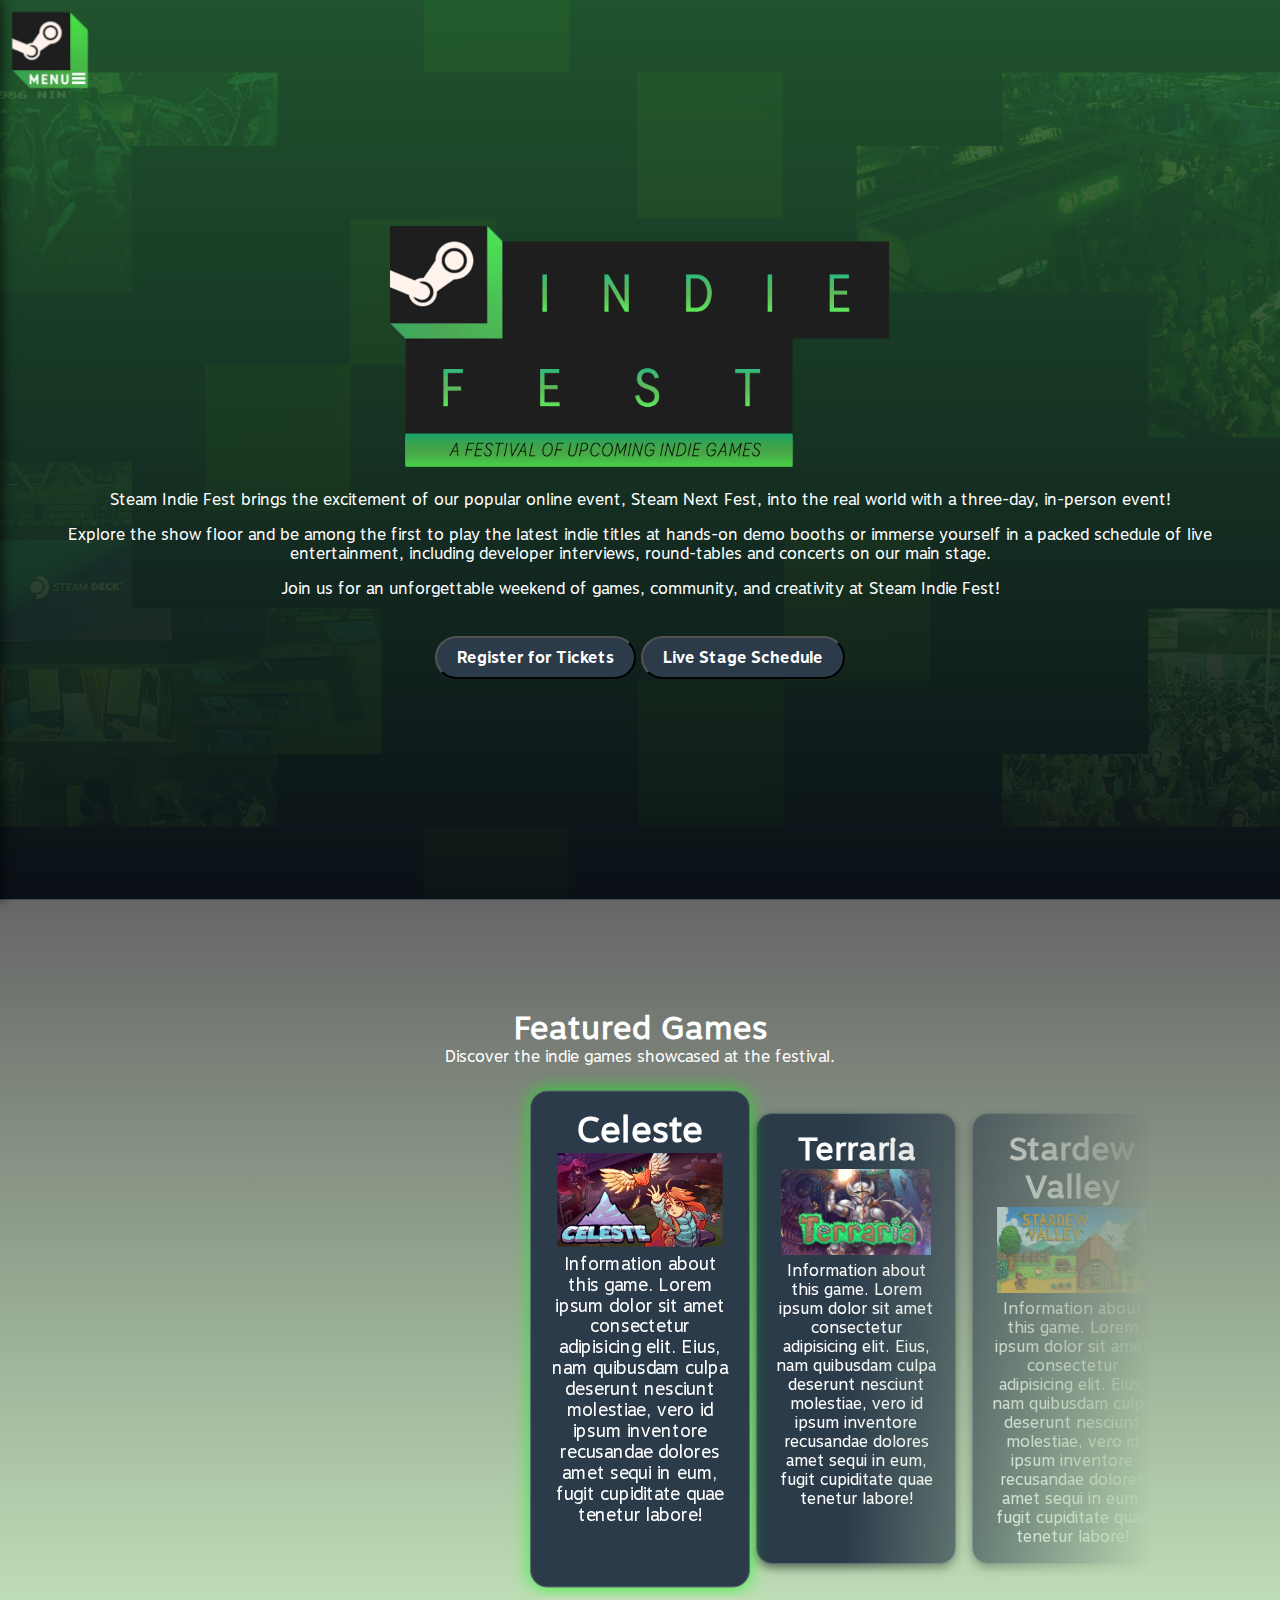
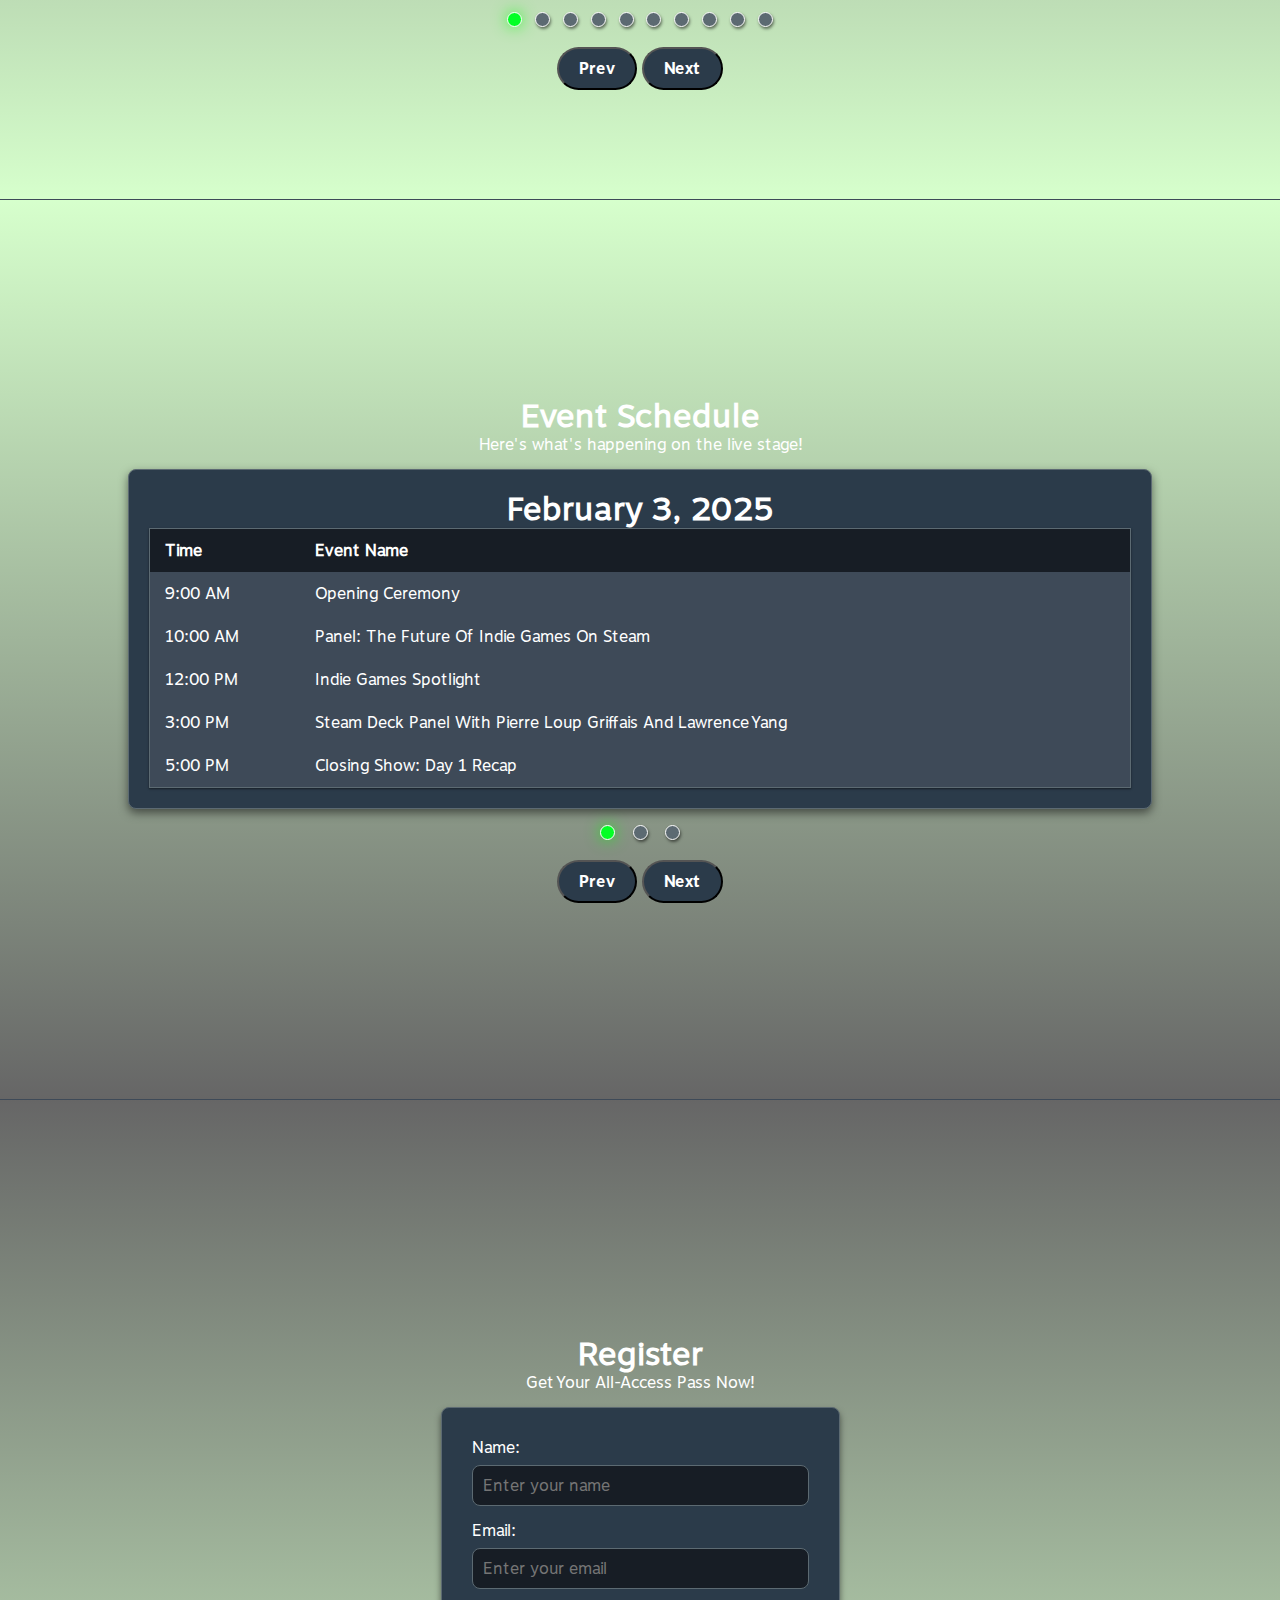
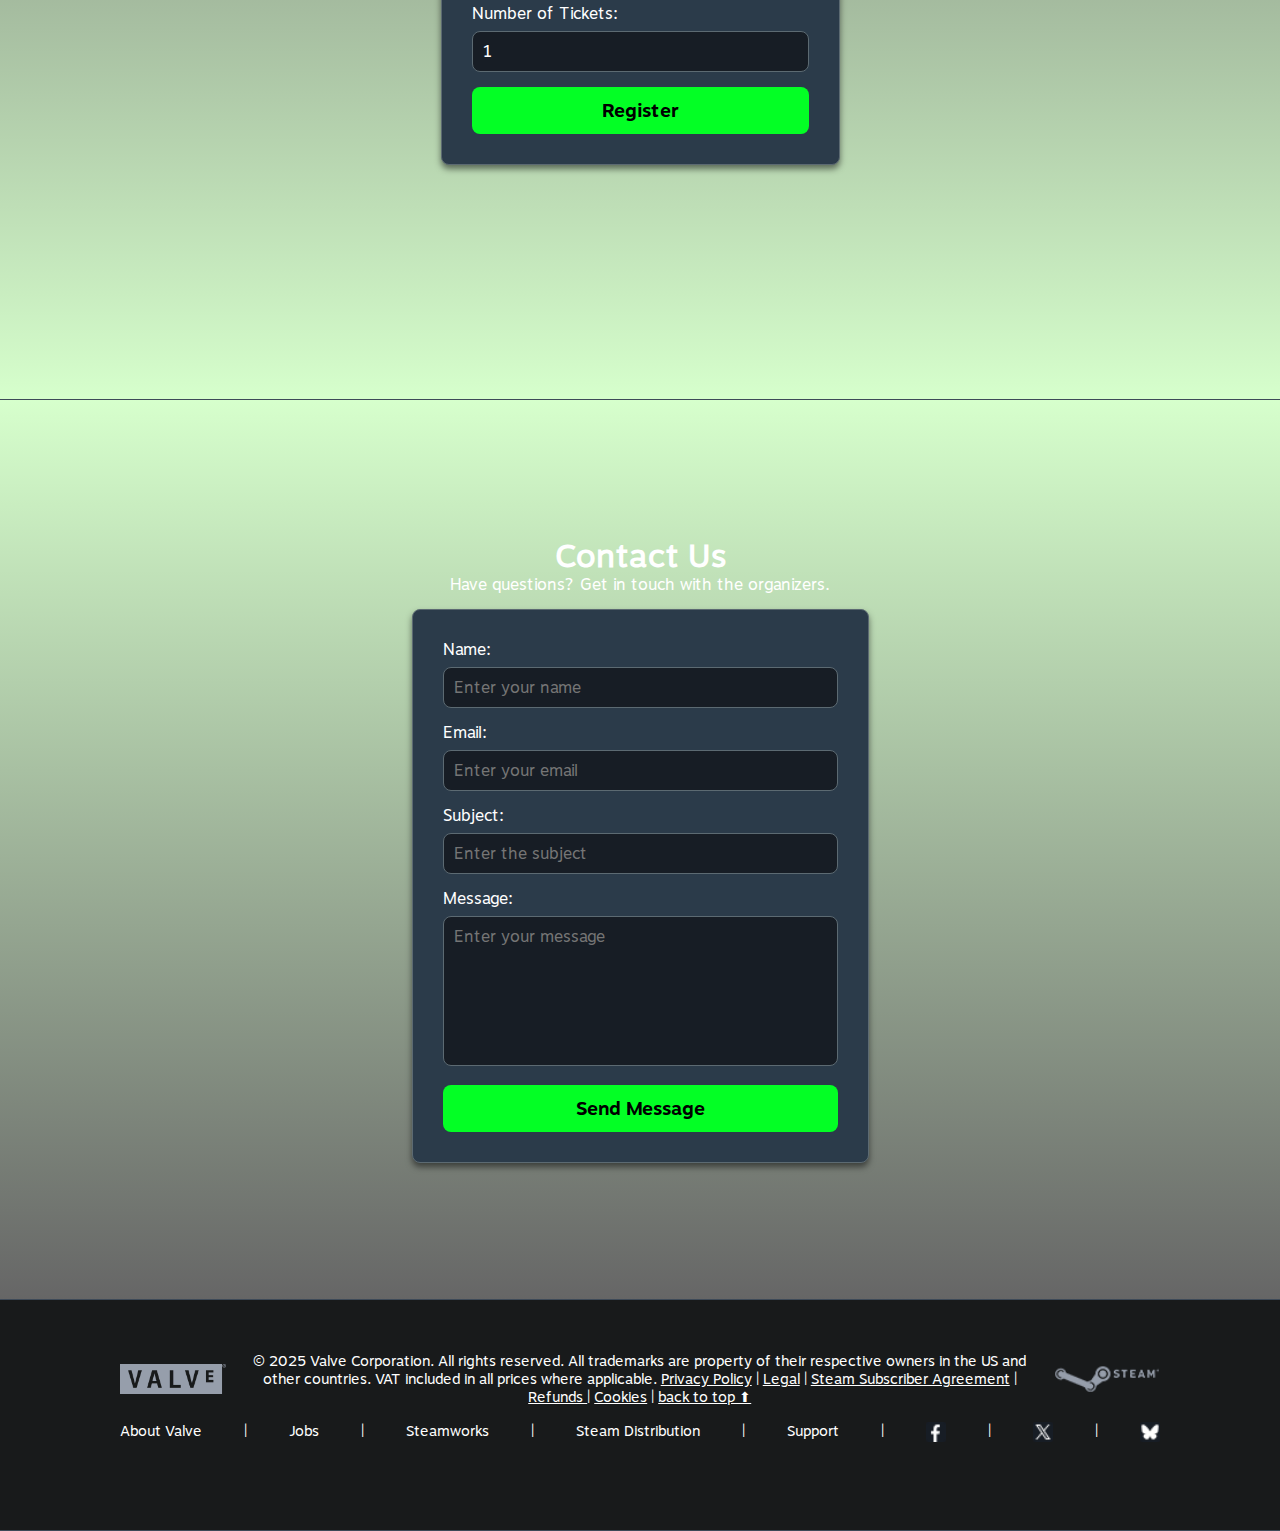
<file: index.html>
<!DOCTYPE html>
<html lang="en">
<head>
    <meta charset="UTF-8">
    <meta name="viewport" content="width=device-width, initial-scale=1.0">

    <!-- SEO Meta Tags -->
    <meta name="description" content="Steam Indie Fest is a three-day, in-person celebration of upcoming indie games on Steam. Play demos, meet developers, and experience the future of gaming!">
    <meta name="keywords" content="Steam Indie Fest, indie games, gaming festival, Steam Next Fest, game demos, meet developers">
    <meta name="author" content="Valve Corporation">

    <title>Steam Indie Fest - A celebration of upcoming Indie games on Steam</title>
    <link rel="stylesheet" href="./styles/style.css" class="re">
</head>
<body>
    <!-- Persistent Floating Navbar -->
    <div id="navContainer">
        <nav class="navbar">
            <img id = "navlogo" src="images/Logo_Nav.png" height="80%" width="80%">
            <ul>
                <img id = "fulllogo" src="images/Logo_Full_NavClose.png" height="10%" width="100%">
                <li><a href="#home">Home</a></li>
                <li><a href="#games">Games</a></li>
                <li><a href="#schedule">Schedule</a></li>
                <li><a href="#register">Register</a></li>
                <li><a href="#contact">Contact</a></li>
            </ul>
        </nav>
    </div>

    <!-- Hero Section -->
    <section id="home">
        <img src="./images/Logo_Full.png" id = "homeLogo" alt="logo">
        
        <p>Steam Indie Fest brings the excitement of our popular online event, Steam Next Fest, into the real world with a three-day, in-person event!</p>
        <p>Explore the show floor and be among the first to play the latest indie titles at hands-on demo booths or immerse yourself in a packed schedule of live entertainment, including developer interviews, round-tables and concerts on our main stage.</p>
        <p>Join us for an unforgettable weekend of games, community, and creativity at Steam Indie Fest!</p>
        
        <div class = "button-home-screen"><br><br>
            <a href="#register"><button class="button-general" id="register-button">Register for Tickets</button></a>
            <a href="#schedule"><button class="button-general" id="register-button">Live Stage Schedule</button></a>
        </div>
    </section>
    
    <!-- Games Section -->
    <section id="games">
        <h2>Featured Games</h2>
        <p>Discover the indie games showcased at the festival.</p>



        <!-- Games Cards -->
        <div id="scrollContainer">
            <div id="games-container">
                <div class="games-card">
                    <h3>Celeste</h3>
                    <img src="images/games/Game01.jpg">
                    <p>Information about this game. Lorem ipsum dolor sit amet consectetur adipisicing elit. Eius, nam quibusdam culpa deserunt nesciunt molestiae, vero id ipsum inventore recusandae dolores amet sequi in eum, fugit cupiditate quae tenetur labore!</p>
                </div>
                <div class="games-card">
                    <h3>Terraria</h3>
                    <img src="images/games/Game02.jpg">
                    <p>Information about this game. Lorem ipsum dolor sit amet consectetur adipisicing elit. Eius, nam quibusdam culpa deserunt nesciunt molestiae, vero id ipsum inventore recusandae dolores amet sequi in eum, fugit cupiditate quae tenetur labore!</p>
                </div>
                <div class="games-card">
                    <h3>Stardew Valley</h3>
                    <img src="images/games/Game03.jpg">
                    <p>Information about this game. Lorem ipsum dolor sit amet consectetur adipisicing elit. Eius, nam quibusdam culpa deserunt nesciunt molestiae, vero id ipsum inventore recusandae dolores amet sequi in eum, fugit cupiditate quae tenetur labore!</p>
                </div>
                <div class="games-card">
                    <h3>Noita</h3>
                    <img src="images/games/Game04.jpg">
                    <p>Information about this game. Lorem ipsum dolor sit amet consectetur adipisicing elit. Eius, nam quibusdam culpa deserunt nesciunt molestiae, vero id ipsum inventore recusandae dolores amet sequi in eum, fugit cupiditate quae tenetur labore!</p>
                </div>
                <div class="games-card">
                    <h3>Balatro</h3>
                    <img src="images/games/Game05.jpg">
                    <p>Information about this game. Lorem ipsum dolor sit amet consectetur adipisicing elit. Eius, nam quibusdam culpa deserunt nesciunt molestiae, vero id ipsum inventore recusandae dolores amet sequi in eum, fugit cupiditate quae tenetur labore!</p>
                </div>
                <div class="games-card">
                    <h3>Hollow Knight</h3>
                    <img src="images/games/Game06.jpg">
                    <p>Information about this game. Lorem ipsum dolor sit amet consectetur adipisicing elit. Eius, nam quibusdam culpa deserunt nesciunt molestiae, vero id ipsum inventore recusandae dolores amet sequi in eum, fugit cupiditate quae tenetur labore!</p>
                </div>
                <div class="games-card">
                    <h3>Vampire Survivors</h3>
                    <img src="images/games/Game07.jpg">
                    <p>Information about this game. Lorem ipsum dolor sit amet consectetur adipisicing elit. Eius, nam quibusdam culpa deserunt nesciunt molestiae, vero id ipsum inventore recusandae dolores amet sequi in eum, fugit cupiditate quae tenetur labore!</p>
                </div>
                <div class="games-card">
                    <h3>Risk of Rain 2</h3>
                    <img src="images/games/Game08.jpg">
                    <p>Information about this game. Lorem ipsum dolor sit amet consectetur adipisicing elit. Eius, nam quibusdam culpa deserunt nesciunt molestiae, vero id ipsum inventore recusandae dolores amet sequi in eum, fugit cupiditate quae tenetur labore!</p>
                </div>
                <div class="games-card">
                    <h3>Slay the Spire</h3>
                    <img src="images/games/Game09.jpg">
                    <p>Information about this game. Lorem ipsum dolor sit amet consectetur adipisicing elit. Eius, nam quibusdam culpa deserunt nesciunt molestiae, vero id ipsum inventore recusandae dolores amet sequi in eum, fugit cupiditate quae tenetur labore!</p>
                </div>
                <div class="games-card">
                    <h3>The Headliners</h3>
                    <img src="images/games/Game10.jpg">
                    <p>Information about this game. Lorem ipsum dolor sit amet consectetur adipisicing elit. Eius, nam quibusdam culpa deserunt nesciunt molestiae, vero id ipsum inventore recusandae dolores amet sequi in eum, fugit cupiditate quae tenetur labore!</p>
                </div>
            </div>
        </div>

        <!-- Dots -->
        <div id="dotsContainer"></div>

        <div id="buttons">
            <button id="prev" class="button-general">Prev</button>
            <button id="next" class="button-general">Next</button>
        </div>
                
    </section>

    <!-- Schedule Section -->
    <!-- Schedule Container -->
    <section id="schedule">
        <h2>Event Schedule</h2>
        <p>Here's what's happening on the live stage!</p>
        <!-- Day 1 Schedule -->
        <div class="schedule-table" id="day-1">
            <h3>February 3, 2025</h3>
            <table>
                <thead>
                    <tr>
                        <th>Time</th>
                        <th>Event Name</th>
                    </tr>
                </thead>
                <tbody>
                    <tr>
                        <td>9:00 AM</td>
                        <td>Opening Ceremony</td>
                    </tr>
                    <tr>
                        <td>10:00 AM</td>
                        <td>Panel: The Future of Indie Games on Steam</td>
                    </tr>
                    <tr>
                        <td>12:00 PM</td>
                        <td>Indie Games Spotlight</td>
                    </tr>
                    <tr>
                        <td>3:00 PM</td>
                        <td>Steam Deck Panel with Pierre Loup Griffais and Lawrence Yang</td>
                    </tr>
                    <tr>
                        <td>5:00 PM</td>
                        <td>Closing Show: Day 1 Recap</td>
                    </tr>
                </tbody>
            </table>
        </div>

        <!-- Day 2 Schedule -->
        <div class="schedule-table" id="day-2">
            <h3>February 4, 2025</h3>
            <table>
                <thead>
                    <tr>
                        <th>Time</th>
                        <th>Event Name</th>
                    </tr>
                </thead>
                <tbody>
                    <tr>
                        <td>9:00 AM</td>
                        <td>Panel: Indie Games Publishing on Steam</td>
                    </tr>
                    <tr>
                        <td>11:00 AM</td>
                        <td>Concert: Indie Game Music Live</td>
                    </tr>
                    <tr>
                        <td>1:00 PM</td>
                        <td>Roundtable: Designing for Indie Game Consoles</td>
                    </tr>
                    <tr>
                        <td>3:00 PM</td>
                        <td>Indie Game Showcase</td>
                    </tr>
                    <tr>
                        <td>5:00 PM</td>
                        <td>Closing Show: Day 2 Highlights</td>
                    </tr>
                </tbody>
            </table>
        </div>

        <!-- Day 3 Schedule -->
        <div class="schedule-table" id="day-3">
            <h3>February 5, 2025</h3>
            <table>
                <thead>
                    <tr>
                        <th>Time</th>
                        <th>Event Name</th>
                    </tr>
                </thead>
                <tbody>
                    <tr>
                        <td>9:00 AM</td>
                        <td>Panel: Indie Game Design Secrets</td>
                    </tr>
                    <tr>
                        <td>11:00 AM</td>
                        <td>Concert: Indie Game Music Live</td>
                    </tr>
                    <tr>
                        <td>1:00 PM</td>
                        <td>Roundtable: Indie Game Monetisation</td>
                    </tr>
                    <tr>
                        <td>3:00 PM</td>
                        <td>Steam Deck and Indie Games</td>
                    </tr>
                    <tr>
                        <td>5:00 PM</td>
                        <td>Closing Ceremony: Festival Recap</td>
                    </tr>
                </tbody>
            </table>
        </div>

        <!-- Day Navigation Dots -->
        <div class="schedule-nav">
            <div class="dots-container">
                <span class="dot active" data-day="day-1"></span>
                <span class="dot" data-day="day-2"></span>
                <span class="dot" data-day="day-3"></span>
            </div>
            <!-- dot-schedule -->
        </div>

        <div class = "button-general-container">
            <button class="button-general" id="prev-schedule-button">Prev</button>
            <button class="button-general" id="next-schedule-button">Next</button>
        </div>
    



    </section>

    <!-- Exhibitors Section -->
    <section id="register">
        <h2>Register</h2>
        <p>Get Your All-Access Pass Now!</p>
        <form action="#" method="POST">
            <label for="name">Name:</label>
            <input type="text" id="name" name="name" required placeholder="Enter your name">
            
            <label for="email">Email:</label>
            <input type="email" id="email" name="email" required placeholder="Enter your email">
            
            <label for="tickets">Number of Tickets:</label>
            <input type="number" id="tickets" name="tickets" min="1" value="1">
            
            <button type="submit">Register</button>
        </form>

    </section>

    <!-- Contact Section -->
    <section id="contact">
        <h2>Contact Us</h2>
        <p>Have questions? Get in touch with the organizers.</p>
        <form action="#" method="POST">
            <label for="contact-name">Name:</label>
            <input type="text" id="contact-name" name="name" required placeholder="Enter your name">
            
            <label for="contact-email">Email:</label>
            <input type="email" id="contact-email" name="email" required placeholder="Enter your email">
            
            <label for="contact-subject">Subject:</label>
            <input type="text" id="contact-subject" name="subject" required placeholder="Enter the subject">
            
            <label for="contact-message">Message:</label>
            <textarea id="contact-message" name="message" rows="5" required placeholder="Enter your message"></textarea>
            
            <button type="submit">Send Message</button>
        </form>
    </section>

    <!-- Footer Section -->
     <section id="footer">

        <div class="footercontainer">
            <img src="./images/footer/footerLogo_valve_new.png" alt="" id="imgfootervalvelogo">
            <p id="footerlegal">© 2025 Valve Corporation. All rights reserved. All trademarks are property of their respective owners in the US and other countries. VAT included in all prices where applicable.   <a href="">Privacy Policy</a>   |   <a href="">Legal</a>   |   <a href="">Steam Subscriber Agreement</a>   |   <a href="">Refunds </a>  |   <a href="">Cookies</a>  |   <a href="#home">back to top ⬆</a></p>
            <img src="./images/footer/logo_steam_footer.png" alt="" id="imgfootersteamlogo">
            <div id="footerlinks"><a href="">About Valve</a> | <a href="">Jobs</a> | <a href="">Steamworks</a> | <a href="">Steam Distribution</a> | <a href="">Support</a> | <a href=""><img src="./images/footer/ico_facebook.png" alt=""></a> | <a href=""><img src="./images/footer/ico_twitter.png" alt=""></a> | <a href=""><img src="./images/footer/ico_bsky.png" alt=""></a></div>
        </div>

     </section>
        
    <script src="./scripts/script.js"></script>
</body>
</html>
</file>
<file: styles/style.css>
/* #region Root Colours */

    :root {

        --active-accent: #03ff25;
        --inactive-accent: #5C6A72;

        --background-1st:#2B3B4A;
        --background-2nd:#171D25;
        --background-3rd:#3E4A58;
        
        --text_active: #000000;
        --text_body: #ffffff;

        --button-hover: #ffffff;
        --shadow: rgba(0, 0, 0, 0.5);

    }


/* #endregion */

/* #region Imported Fonts */
    @font-face {
        font-family: 'MonospaceRegular';
        src: url('../fonts/monospace/Monospace.ttf') format('truetype');
        font-weight: normal;
        font-style: normal;
    }
    @font-face {
        font-family: 'MonospaceBold';
        src: url('../fonts/monospace/MonospaceBold.ttf') format('truetype');
        font-weight: bold;
        font-style: normal;
    }
    @font-face {
        font-family: 'MotivaSansRegular';
        src: url('../fonts/motiva-sans/MotivaSansRegular.woff.ttf') format('truetype');
        font-weight: normal;
        font-style: normal;
    }
    @font-face {
        font-family: 'MotivaSansBold';
        src: url('../fonts/motiva-sans/MotivaSansBold.woff.ttf') format('truetype');
        font-weight: bold;
        font-style: normal;
    }
    @font-face {
        font-family: 'FlinkNeueRegular';
        src: url('../fonts/flink-neue/FlinkNeueTest-Regular.otf') format('truetype');
        font-weight: normal;
        font-style: normal;
    }
    @font-face {
        font-family: 'FlinkNeueItalic';
        src: url('../fonts/flink-neue/FlinkNeueTest-LightIt.otf') format('truetype');
        font-weight: normal;
        font-style: normal;
    }
    @font-face {
        font-family: 'CodeSaver';
        src: url('../fonts/code_saver/CodeSaver-Regular.otf') format('truetype');
        font-weight: normal;
        font-style: normal;
    }
/* #endregion */



/* #region Global */
    * {
        color: var(--text_body);
        margin: 0;
        padding: 0;
        box-sizing: border-box;
    }
    
    body {

        /* Hero Image */
        background-image: url('../images/Background.png');
        background-size: cover;
        background-position: center;
        background-repeat: no-repeat;
        background-attachment: fixed;
        height: 100%;
        margin: 0;
        /* Hero Image */

        font-family: 'MotivaSansRegular', Arial, sans-serif;
        background-color: var(--page-background); 
        color: var(--primary-background);
        scroll-behavior: smooth; 
        overflow-x: hidden;
    }

    html {
        scroll-behavior: smooth;
    }
    
    h2 {
        text-align: center;
        font-size: 2rem;
    }

    h3 {
        text-align: center;
        font-size: 2rem;
    }

/* #endregion */



/* #region Buttons */

    button, a {
        outline: none;
        -webkit-tap-highlight-color: transparent;
    }


    .button-general {
        font-family: 'MotivaSansBold', Arial, sans-serif;
        cursor: pointer;
        width: 100%;
        padding: 15px 20px;
        background-color: var(--background-1st);
        color: var(--text_body);
        border-radius: 50px;
        text-decoration: none;
        transition: background-color 0.3s ease, color 0.3s ease;
        width: auto; /* Prevent buttons from stretching full-width */
        padding: 10px 20px; 
        font-size: 16px; 
    }

    .button-general:hover {
        background-color: var(--active-accent);
        color: var(--text_active);
    }

/* #endregion */



/* #region Navbar */

    .navbar {
        position: fixed;
        top: 0;
        left: 0;
        width: 100px;
        height: 100px;
        z-index: 10;
        display: flex;
        justify-content: center;
        align-items: center;
        cursor: pointer;
        transition: background-color 0.5s ease;
        font-family: 'FlinkNeueItalic', Arial, sans-serif;
    }

    .navbar:hover {
        outline: none;
        -webkit-tap-highlight-color: transparent;
        /* background-color: var(--button-hover);  */
    }

    .navbar ul {
        position: fixed;
        top: 0;
        left: -450px;
        width: 450px;
        height: 100vh;
        background-color: var(--background-2nd);
        box-shadow: 4px 0 10px var(--shadow);
        display: flex;
        flex-direction: column;
        padding: 20px;
        list-style: none;
        transition: left 0.4s ease;
        z-index: 100;
    }

    .navbar.active ul {
        left: 0;
    }

    .navbar ul li {
        margin: 10px 0;
        text-align: center;
    }

    .navbar ul li a {
        display: block;
        width: 100%;
        padding: 15px 20px;
        background-color: var(--background-1st);
        color: var(--text_body);
        border-radius: 8px;
        text-decoration: none;
        font-size: 18px;
        transition: background-color 0.3s ease, color 0.3s ease;
    }

    .navbar ul li a:hover {
        background-color: var(--active-accent);
        color: var(--text_active);
    }

    .navbar img {
        max-width: 100%;
        max-height: 100%;
        object-fit: contain;
        height: 150px;  

    }


    
/* #endregion */

/* 'region Home */
    section#home{
        text-align: center;
    }

    section #homeLogo{
        width: 40vw;
    }
    
    section#home p{
     margin-top: 1rem;
    }
/* #endregion */

/* #region Sections (General) */

    section {
        display: flex;
        flex-direction: column;
        min-height: 100vh;
        justify-content: center;
        align-items: center;
        padding: 20px;
        border-bottom: 1px solid var(--background-3rd);
    }

    section:nth-child(odd) {
        background: linear-gradient(rgba(0, 0, 0, 0.60), rgba(51, 255, 0, 0.20));
        /* background: linear-gradient(rgba(0, 0, 0, 0.60), rgba(51, 255, 0, 0.20)), url('../images/Background.png'); */
        background-position: center; /* Centre the image */
        background-repeat: no-repeat; /* Prevent repeating */
        background-color: var(--odd-section-background); /* Fallback colour */
        color: var(--primary-background); /* Foreground text colour */
    }

    section:nth-child(even) {
        background: linear-gradient(rgba(51, 255, 0, 0.20), rgba(0, 0, 0, 0.60));
        /* background: linear-gradient(rgba(51, 255, 0, 0.20), rgba(0, 0, 0, 0.60)), url('../images/Background.png'); */
        background-position: center;
        background-repeat: no-repeat;
        background-color: var(--even-section-background); /* Fallback colour */
        color: var(--text_body);
    }

/* #endregion */



/* #region Games*/

    #scrollContainer {
        overflow: hidden;
        width: 80vw;
        position: relative;
        padding: 1rem 0;
        cursor: pointer;
        /* Create a mask fade effect */
        -webkit-mask-image: linear-gradient(to right, transparent, black 30%, black 70%, transparent);
        mask-image: linear-gradient(to right, transparent, black 30%, black 70%, transparent);
        
        /* Hide Outline */
        outline: none;
        -webkit-tap-highlight-color: transparent;
    }

    #games-container {
        display: flex;
        margin-top: 15px;
        flex-direction: row;
        gap: 1rem;
        width: max-content;
        transition: transform 0.4s ease-in-out;
        padding: 1rem 0;
    }

    .games-card h3,
    .games-card img,
    .games-card p {
        margin-bottom: 0.11rem; /* Adjust spacing */
    }

    .games-card.active {
        box-shadow: 0 0 15px rgba(0, 255, 0, 0.7);
    }

    .games-card {

        /* Changing this width will break the current JS code for highlighting the center card */
        
        /* width: 400px;
        height: 400px; */

        width: 200px;
        padding: 0.2rem;
        
        padding: 1rem;
        flex-shrink: 0;
        text-align: center;
        border-radius: 1rem;
        color: var(--text_body);
        background-color:var(--background-1st);
        border: 1px solid var(--inactive-accent);
        box-shadow: 0px 4px 10px var(--shadow);
        transition: transform 0.3s ease, box-shadow 0.3s ease;
    }

    .games-card img{
        width: 90%;
    }
    
    .active-card {
        transform: scale(1.1);
        box-shadow: 0 0 15px rgba(0, 255, 0, 0.7);
    }

    .dot {
        box-shadow: 1px 2px 3px var(--shadow);
        display: inline-block;
        height: 15px;
        width: 15px;
        border-radius: 50%;
        border: var(--text_body) solid 1.3px;
        background-color: var(--inactive-accent);
        margin: 0.4rem;
        margin-top: 1rem;
        margin-bottom: 1rem;
        cursor: pointer;
    }

    .dot.active {
        background-color: var(--active-accent);
        box-shadow: 0 0 15px rgba(0, 255, 0, 0.7);


    }

/* #endregion */
  


/* #region Schedule  */
    
    .schedule-table {
        display: none;
        width: 80vw;
        margin-top: 15px;
        padding: 20px;
        background-color: var(--background-1st);
        border: 1px solid var(--inactive-accent);
        border-radius: 8px;
        box-shadow: 0px 4px 10px var(--shadow);
    }

    .schedule-table table {
        width: 100%;
        border-collapse: collapse;
        border: 1px solid var(--inactive-accent);
        box-shadow: 0px 1px 2px var(--shadow);

    }

    .schedule-table th, .schedule-table td {
        padding: 12px 15px;
        text-align: left;
    }

    .schedule-table th {
        background-color: var(--background-2nd);
        color: var(--text_body);
    }

    .schedule-table td {
        background-color: var(--background-3rd);
    }

    .schedule-table td:first-child {
        width: 150px;
    }

    .schedule-table td:last-child {
        text-transform: capitalize;
    } 
/* #endregion */



/* #region Register and Contact */

    #register form, #contact form {
        background-color: var(--background-1st);
        padding: 30px;
        border-radius: 8px;
        border: 1px solid var(--inactive-accent);
        max-width: 500px;
        margin-top: 15px;
        box-shadow: 0px 4px 6px var(--shadow);
    }

    #register label, #contact label {
        font-family: 'MotivaSansRegular', Arial, sans-serif;
        font-size: 1rem;
        color: var(--text_body);
        margin-bottom: 8px;
        display: block;
    }

    #register input, #contact input, #contact textarea {
        font-family: 'MotivaSansRegular', Arial, sans-serif;
        width: 100%;
        padding: 10px;
        margin-bottom: 15px;
        border-radius: 8px;
        border: 1px solid var(--inactive-accent);
        background-color: var(--background-2nd);
        color: var(--text_body);
        font-size: 1rem;
    }

    #contact textarea {
        resize: none;
        height: 150px;
    }

    #register button, #contact button {
        width: 100%;
        padding: 12px;
        background-color: var(--active-accent);
        color: var(--text_active);
        border: none;
        border-radius: 8px;
        font-size: 1.2rem;
        cursor: pointer;
        transition: background-color 0.3s ease;
        font-family: 'MotivaSansBold', Arial, sans-serif;

    }

    #register button:hover, #contact button:hover {
        background-color: var(--button-hover);
    }

    #register input:focus, #contact input:focus, #contact textarea:focus {
        border-color: var(--inactive-accent);
        outline: none;
    }

/* #endregion */

/* #region Footer */

    /* Footer Section */
    #footer {
        height: auto !important; 
        min-height: fit-content;  
        padding: 20px 0;
        background: none;
        background-color: #181a1b;  
    }

    .footercontainer {
        display: grid;
        grid-template-rows: auto auto;
        grid-template-columns: auto 1fr auto;
        justify-content: center;
        align-items: center;
        text-align: center;
        max-width: 1200px;
        margin-top: 2rem;
        margin-bottom: 4rem;
        padding-inline: 5rem;
    }

    #imgfootervalvelogo, #imgfootersteamlogo {
        height: 30px;
    }

    #footerlegal {
        font-size: 0.9rem;
        padding: 0 15px;
    }
    
    #footerlinks {
        font-size: 0.9rem;
        grid-column: 1 / -1;
        display: flex;
        justify-content: space-between;
        text-align: center;
        margin-top: 1rem;
    }

    #footerlinks a {
        text-decoration: none;
        color: var(--text_body);
    }

    #footerlinks a img {
        height: 20px;
        width: auto;
    }


    #footerlinks a img {
        height: 20px;
        width: auto;
    }


/* #endregion */


/* #region Media Query: Mobile (<600px) */

    @media screen and (max-width: 600px) { /* Mobile (max width < 600px) */

            #footer{
                display: none;
            }

            section p{
                text-align: center;
            }

        /* #region Global */
   
            .navbar ul {
                position: fixed;
                top: 0;
                left: -100vw;
                width: 100vw;
            }

            #navlogo {

                position: absolute;
                left: 1rem;
                bottom: 1rem;
                width: 60px;
                
            }
            
            h2{
                font-size: 1.3rem;
            }

            h3{
                font-size: 1.4rem;
            }


        /* #endregion */

        /* #region Home */

            #home button{
                margin-bottom: 1rem;
            }

            #home #homeLogo{
                width: 60%;
            }


        /* #endregion */

        /* #region Games */
            .games-card {
                width: 200px;
                padding: 0.2rem;
            }

            .games-card.active {
                display: flex;
                flex-direction:column;
            }
            

            .games-nav {
                display: flex;
                margin: 20px;
                align-items: center; 
                gap: 8px; 
            }

            .dots-container {
                display: flex;
                justify-content: center; 
                gap: 5px; 
            }

        /* #endregion */

        /* #region Navbar */

            .navbar ul li a {
                font-size: 1.5rem;
            }
        
        /* #endregion */

        /* #region Register */

            #register form, #contact form {
                padding: 20px;
                width: 90%;
            }

            #register button, #contact button {
                font-size: 1.1rem;
            }

        /* #endregion */

        /* #region Schedule */

            .schedule-table {
                width: 90vw;
                padding: 10px;
            }

            .schedule-table {
                
                font-size: 0.8rem;
            }

            .schedule-table td:first-child {
                width: 50px;
            }

        /* #endregion */

        /* #region register, contact */
        #register input, #contact input, #contact textarea {
            width: 100%;
            padding: 10px;
            margin-bottom: 3px;
            border-radius: 8px;
        }

            
        /* #endregion */

    }

/* #endregion */


/* #region Media Query: Tablet (height <650px) */

@media screen and (max-height: 650px) { /* Tablet (max height < 650px) */


    /* #region Navbar */

        .navbar ul {
            position: fixed;
            top: 0;
            left: -100vw;
            width: 100vw;
        }

        #navlogo {
            position: absolute;
            left: 1rem;
            bottom: 1rem;
            width: 60px;
        }

        .navbar ul li {
            margin: 4px 0;
            padding: 0; 
        }

        .navbar ul li a {
            max-height: 70px;
            font-size: 0.8rem;
            padding-top: 0.5rem;
            padding-bottom: 0.5rem;
        }

        .navbar img {
            max-height: none;  /* Remove max-height */
            height: 80px;  
        }

    
    /* #endregion */

    /* #region Home */

        #home #homeLogo{
            width: 50%;
            margin-top: 0.1rem;

        }
        
        #home p{
            display: none;
            margin-top: 0.1rem;
            font-size: 0.8rem;
        }

    /* #endregion */

    /* #region Global */
   

        h2{
            font-size: 0.8rem;
        }

        h3{
            font-size: 0.7rem;
        }
        h1{
            
            font-size: 0.7rem;
        }
        
        .dot{

            height: 10px;
            width: 10px;
            margin-top: 5px;
            margin-bottom: 5px;
        }

        #games button, #schedule button, #home button{
            max-height: 40px;
            font-size: 0.7rem;
            padding-top: 0.2rem;
            padding-bottom: 0.2rem;
        }

    /* #endregion */

    /* #region Games */
        .games-card {
            max-width: 200px;
            max-height: 200px;
            padding: 0.2rem;

        }
        .games-card img {

            max-width: 140px;

        }

        .games-card p {

            font-size: 0.4rem;

        }

        .games-card.active {
            display: flex;
            flex-direction:column;
        }
        

        .games-nav {
            display: flex;
            margin: 20px;
            align-items: center; 
            gap: 8px; 
        }

        .dots-container {
            display: flex;
            justify-content: center; 
            gap: 5px; 
        }
        


    /* #endregion */



    /* #region Register */

        #register form, #contact form {
            padding: 5px;
            width: 90%;
        }

        #register button, #contact button {
            font-size: 1.1rem;
        }

    /* #endregion */

    /* #region Schedule */

        .schedule-table {
            width: 90vw;
            padding: 5px;
            font-size: 0.7rem;
        }

        .schedule-table td tr {
            max-height: 20px;
            padding-top: 0.6rem;
            padding-bottom: 0.6rem;
        }

    /* #endregion */

    /* #region register, contact */
        #register input, #contact input  {
            width: 100%;
            padding: 10px;
            margin-bottom: 3px;
            border-radius: 8px;
            font-size: 0.8rem;

        }

        #register label, #contact label  {
            font-size: 0.8rem;
            margin-bottom: 3px;

        }

        #register button, #contact button{
            max-height: 40px;
            font-size: 0.7rem;
            padding-top: 0.2rem;
            padding-bottom: 0.2rem;
        }

        #contact textarea {
            font-size: 0.8rem;
            max-height: 3rem;
            margin-bottom: 0%;
        }
        
    /* #endregion */

}
    
/* #endregion */
</file>
